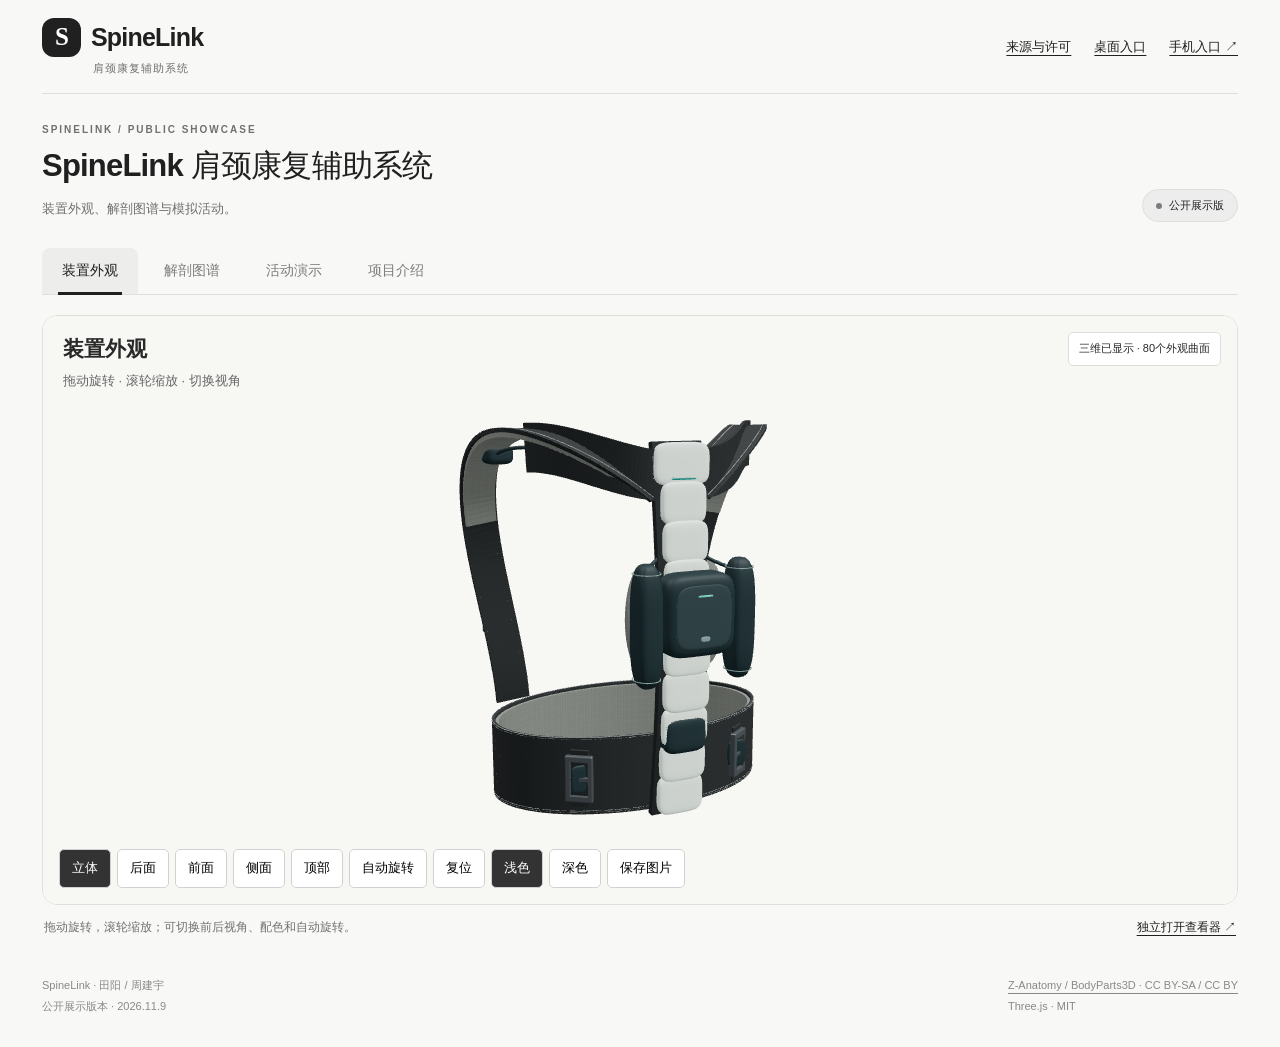
<file: site/index.html>
<!doctype html><html lang="zh-CN"><head><meta charset="utf-8"><meta name="viewport" content="width=device-width,initial-scale=1"><meta name="theme-color" content="#202020"><meta name="description" content="SpineLink肩颈康复辅助系统：产品外观、医学参考解剖与模拟活动演示。"><link rel="icon" href="data:image/svg+xml,%3Csvg xmlns=%27http://www.w3.org/2000/svg%27 viewBox=%270 0 50 50%27%3E%3Crect width=%2750%27 height=%2750%27 rx=%2712%27 fill=%27%23202020%27/%3E%3Ctext x=%2714%27 y=%2736%27 fill=%27white%27 font-size=%2735%27 font-family=%27serif%27%3ES%3C/text%3E%3C/svg%3E"><title>SpineLink 公开演示</title><link rel="stylesheet" href="./app.css?v=20261109.3"></head><body class=""><div class="shell"><header class="top"><a class="brand" data-link="desktop"><span>S</span>SpineLink<small>肩颈康复辅助系统</small></a><nav class="top-links"><a data-link="credits">来源与许可</a><a data-link="desktop">桌面入口</a><a data-link="mobile">手机入口 ↗</a></nav></header><section class="heading"><div><div class="eyebrow">SPINELINK / PUBLIC SHOWCASE</div><h1>SpineLink 肩颈康复辅助系统</h1><p class="intro">装置外观、解剖图谱与模拟活动。</p></div><div class="edition"><i></i>公开展示版</div></section><nav class="tabs" role="tablist" aria-label="演示内容"><button id="tab-exterior" role="tab" aria-controls="panel-exterior" data-tab="exterior">装置外观</button><button id="tab-anatomy" role="tab" aria-controls="panel-anatomy" data-tab="anatomy">解剖图谱</button><button id="tab-activity" role="tab" aria-controls="panel-activity" data-tab="activity">活动演示</button><button id="tab-about" role="tab" aria-controls="panel-about" data-tab="about">项目介绍</button></nav>
<main><section id="panel-exterior" role="tabpanel" aria-labelledby="tab-exterior"><div class="viewer"><iframe title="SpineLink装置外观三维查看器" loading="lazy"></iframe></div><div class="viewer-bar"><span>拖动旋转，滚轮缩放；可切换前后视角、配色和自动旋转。</span><a data-link="exterior" target="_blank" rel="noopener">独立打开查看器 ↗</a></div></section>
<section id="panel-anatomy" role="tabpanel" aria-labelledby="tab-anatomy" hidden><div class="viewer"><iframe title="医学参考解剖与装置图谱" loading="lazy" allow="fullscreen"></iframe></div><div class="viewer-bar"><span>全身与五个局部入口，骨骼、肌肉、筋膜逐层探索。参考解剖与动作示意。</span><a data-link="anatomy" target="_blank" rel="noopener">独立打开图谱 ↗</a></div></section>
<section id="panel-activity" role="tabpanel" aria-labelledby="tab-activity" hidden><div class="activity-layout"><div><article class="card"><div class="eyebrow">ACTIVITY / 模拟活动</div><h2>从一次轻松的往返开始。</h2><p>体验开始、结束与保存的过程。下方曲线和次数来自浏览器生成的模拟动作。</p><span class="tag">SIMULATED · 演示数据</span><div class="readouts"><div><strong id="duration">0:00</strong><small>本段演示时长</small></div><div><strong id="cycles">0</strong><small>模拟往返次数</small></div><div><strong id="phase">0%</strong><small>动作展示相位</small></div></div><canvas class="chart" id="chart" aria-label="模拟动作相位曲线"></canvas><div class="controls"><button class="btn primary" id="start">开始演示</button><button class="btn" id="stop" disabled>结束并保存</button><button class="btn" id="export">导出记录</button></div><p id="activity-status" class="status" role="status">准备好后，点击“开始演示”。</p></article><article class="card" style="margin-top:20px"><div class="eyebrow">YOUR RECORDS / 当前浏览器</div><h2>留下每一段活动。</h2><ul id="records" class="records"></ul><p>演示记录保存在当前浏览器，关闭页面后仍可回来查看。</p></article></div><article class="card"><div class="eyebrow">COMPANION / 康复洋阳</div><h2>一起了解 SpineLink。</h2><p>本地项目问答 · 依据公开介绍回复</p><div class="faq"><button data-question="这个项目是什么？">认识项目</button><button data-question="怎样查看筋膜？">查看筋膜</button><button data-question="我的记录保存在哪里？">记录在哪里</button><button data-question="手机可以看吗？">手机查看</button></div><div class="chat" id="chat" aria-live="polite"></div><form class="ask" id="ask-form"><input id="question" maxlength="300" aria-label="项目问题" placeholder="想了解哪一部分？"><button class="btn primary" type="submit">发送</button></form></article></div></section>
<section id="panel-about" role="tabpanel" aria-labelledby="tab-about" hidden><div class="about-layout"><article class="card about-copy"><div class="eyebrow">ABOUT THE PROJECT</div><h2>围绕肩带动作，连接结构与反馈。</h2><p>SpineLink 是一个融合康复知识、器具设计与软件交互的项目。研究任务逐步聚焦到肩带前伸与回收，将装置外观、动作记录与直观的结构解释组织在一起。</p><p>公开站提供装置外观、参考解剖分层、动作示意和桌面/手机活动演示。完整工程、内部机构与知识产权准备材料由项目组在私有仓库维护。</p><div class="names"><p><strong>田阳 · 周建宇</strong><br>共同提出与推进项目。田阳参与资料调研、康复知识与部分代码；周建宇参与另一部分代码、模型与三维工程表达。</p></div><p><a data-link="mobile">打开手机竖屏演示 ↗</a></p></article><article class="card"><img data-image="hero.png" alt="SpineLink肩颈辅助装置的外观模型"><div class="scope"><h3>三维与解剖</h3><p>公开装置模型为外观展示版本。人体数据来自Z-Anatomy与BodyParts3D，保留原作者署名、来源及许可。图谱表现正常参考结构和动作关系。</p><p><a data-link="credits">查看开放资源与改编说明 ↗</a></p><h3>活动与问答</h3><p>曲线和活动记录采用模拟数据，保存在浏览器。本地项目问答使用公开条目；完整平台的设备及外部模型接口保留在私有工程。</p></div></article></div></section></main><footer><div>SpineLink · 田阳 / 周建宇<br>公开展示版本 · 2026.11.9</div><div><a data-link="credits">Z-Anatomy / BodyParts3D · CC BY-SA / CC BY</a><br>Three.js · MIT</div></footer></div><script type="module" src="./app.js?v=20261109.3"></script></body></html>
</file>
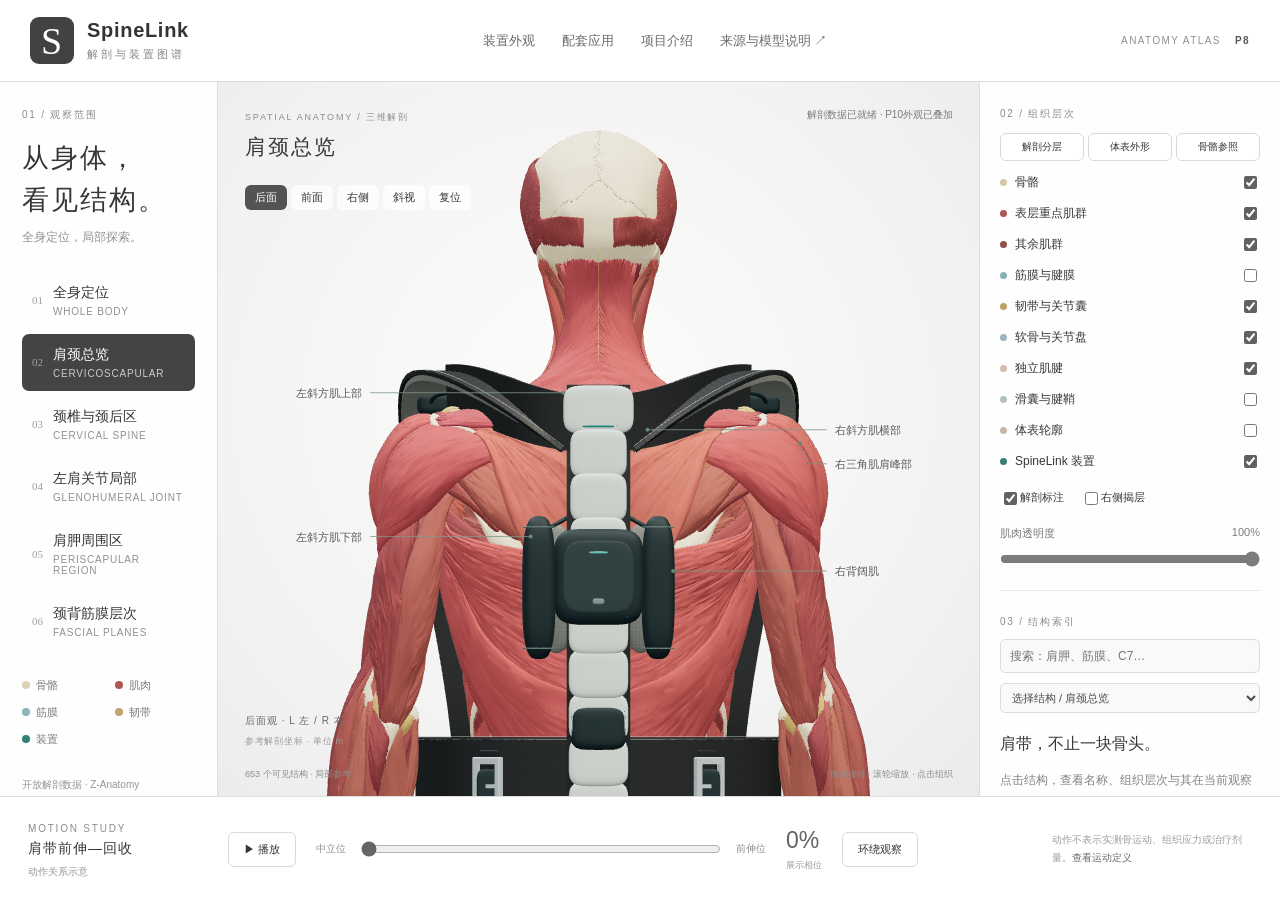
<file: site/anatomy/index.html>
<!doctype html>
<html lang="zh-CN">
<head><meta charset="utf-8"><meta name="viewport" content="width=device-width,initial-scale=1"><meta name="theme-color" content="#152f34"><link rel="icon" href="data:image/svg+xml,%3Csvg xmlns=%27http://www.w3.org/2000/svg%27/%3E"><title>SpineLink · 解剖与装置图谱</title><link rel="stylesheet" href="atlas.css?v=20261109.2"><script type="importmap">{"imports":{"three":"../vendor/three.module.js"}}</script></head>
<body>
<header class="top"><a class="brand" href="../mobile/index.html"><b>S<span>·</span></b><div>SpineLink<small>解剖与装置图谱</small></div></a><nav><a href="../index.html#exterior" target="_top">装置外观</a><a href="../mobile/index.html">配套应用</a><a href="../index.html#about" target="_top">项目介绍</a><a href="来源与模型说明.html">来源与模型说明 ↗</a></nav><span class="edition">ANATOMY ATLAS <b>P8</b></span></header>
<main class="workspace">
<aside class="regions"><div class="section-label">01 / 观察范围</div><h1>从身体，<br>看见结构。</h1><p class="quiet intro">全身定位，局部探索。</p><div id="regions"></div><div class="mini-legend"><span><i style="background:#ddd1b7"></i>骨骼</span><span><i style="background:#ae5653"></i>肌肉</span><span><i style="background:#8db3ba"></i>筋膜</span><span><i style="background:#c4a467"></i>韧带</span><span><i style="background:#2e8276"></i>装置</span></div><div class="source-note">开放解剖数据 · Z-Anatomy<br>CC BY-SA 4.0<br><a href="来源与模型说明.html">查看署名与改编记录</a></div></aside>
<section id="stage"><div class="stage-heading"><div><span class="section-label">SPATIAL ANATOMY / 三维解剖</span><h2 id="viewTitle">肩颈总览</h2></div><span id="loadState" role="status">正在准备解剖图谱…</span></div><div id="canvasHost"></div><div id="labels" aria-hidden="true"></div><div class="camera-tools" aria-label="视角"><button data-view="back" class="active">后面</button><button data-view="front">前面</button><button data-view="right">右侧</button><button data-view="oblique">斜视</button><button id="reset">复位</button></div><div class="orientation"><span id="orientationText">后面观 · R 右 / L 左</span><small>参考解剖坐标 · 单位 m</small></div><div class="stage-footer"><span id="meshCount">载入中</span><span>拖动旋转 · 滚轮缩放 · 点击组织</span></div><div id="error" role="alert" hidden></div></section>
<aside class="inspector"><div class="section-label">02 / 组织层次</div><div class="display-modes"><button data-mode="anatomy">解剖分层</button><button data-mode="surface">体表外形</button><button data-mode="skeleton">骨骼参照</button></div><div id="layers"></div><div class="inline-options"><label><input id="labelsOn" type="checkbox" checked>解剖标注</label><label><input id="compare" type="checkbox">右侧揭层</label></div><label class="range-label">肌肉透明度 <b id="opacityValue">100%</b><input id="opacity" type="range" min="15" max="100" value="100"></label><hr><div class="section-label">03 / 结构索引</div><input id="search" type="search" placeholder="搜索：肩胛、筋膜、C7…" aria-label="搜索解剖结构"><select id="structure" aria-label="选择解剖结构"><option value="">选择结构</option></select><div id="selection" class="selection"><h3>肩带，不止一块骨头。</h3><p>点击结构，查看名称、组织层次与其在当前观察部位中的关系。</p></div><div class="actions"><button id="focus">聚焦所选</button><button id="isolate">单独查看</button><button id="restore">恢复组织</button></div><hr><div id="regionInfo"></div><details><summary>装置位置与配准</summary><p>叠加P10锁定外观的80个曲面。以双侧锁骨上缘与肩带节点高度为参考进行名义位置调整；两套模型并非同一受试者测得，未做个体配准或接触验证。</p><label class="range-label">前后微调 / mm <input id="deviceY" type="range" min="-40" max="80" value="0"></label><label class="range-label">上下微调 / mm <input id="deviceZ" type="range" min="-60" max="60" value="0"></label><label class="range-label">整机比例 / % <input id="deviceScale" type="range" min="85" max="115" value="100"></label></details><button id="exportImage" class="export">保存当前示意图 PNG ↗</button></aside>
<section class="motion"><div class="motion-title"><span class="section-label">MOTION STUDY</span><strong>肩带前伸—回收</strong><small>动作关系示意</small></div><button id="play" aria-label="播放肩带动作">▶ 播放</button><label class="phase-label">中立位<input id="phase" type="range" min="0" max="100" value="0" aria-label="肩带动作相位">前伸位</label><div class="motion-readout"><b id="phaseValue">0%</b><small>展示相位</small></div><button id="turntable">环绕观察</button><p>动作不表示实测骨运动、组织应力或治疗剂量。<a href="来源与模型说明.html#motion">查看运动定义</a></p></section>
</main><script type="module" src="atlas.js?v=20261109.2"></script></body></html>
</file>
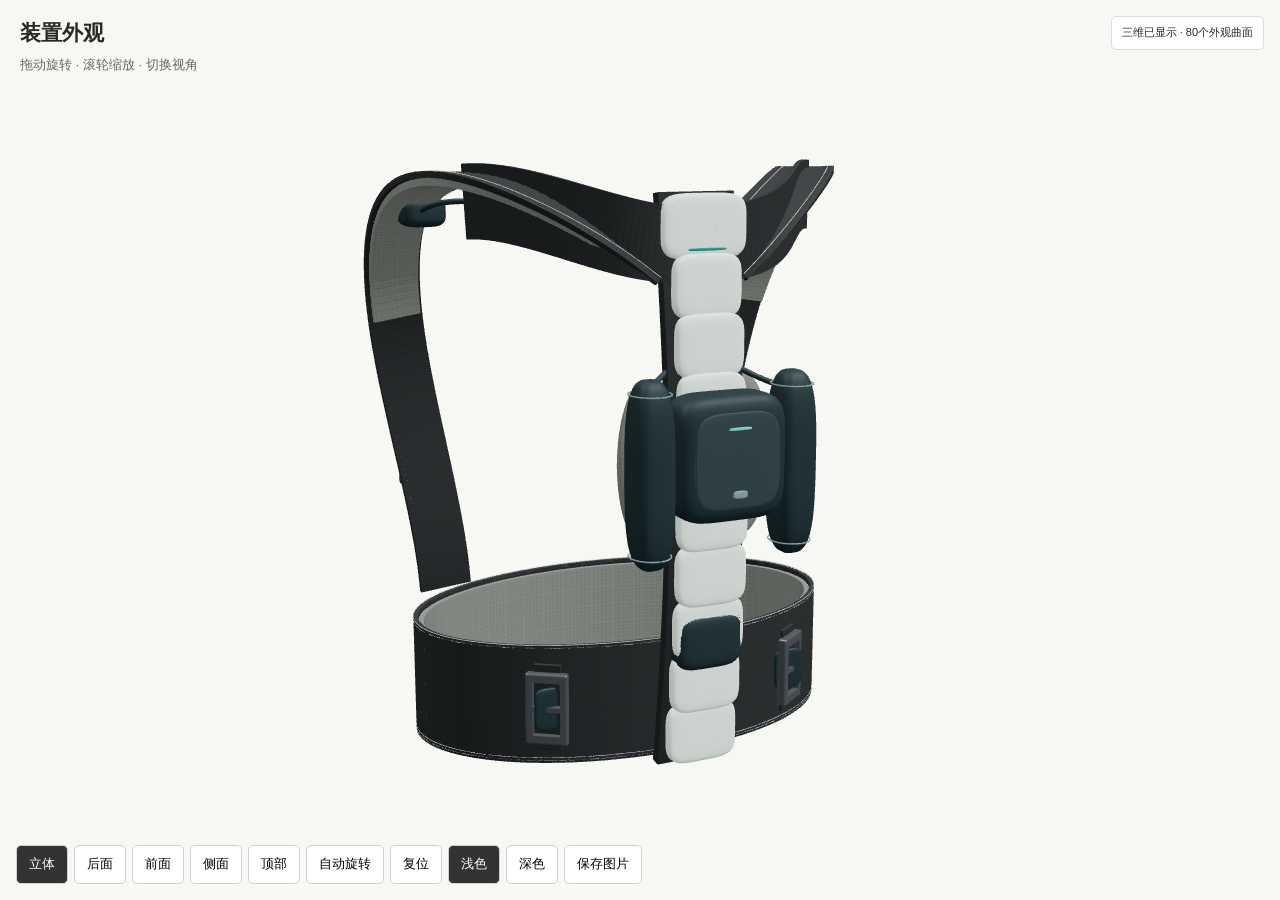
<file: site/exterior/index.html>
<!doctype html><html lang="zh-CN"><head><meta charset="utf-8"><meta name="viewport" content="width=device-width,initial-scale=1"><title>SpineLink 装置外观</title><link rel="icon" href="data:,"><script type="importmap">{"imports":{"three":"../vendor/three.module.js"}}</script><style>*{box-sizing:border-box}html,body{height:100%;margin:0;overflow:hidden}body{background:#f7f7f4;color:#292929;font:13px/1.6 "Segoe UI","Microsoft YaHei",sans-serif}#stage{position:absolute;inset:0;overflow:hidden}canvas{position:absolute;inset:0;width:100%;height:100%;display:block;touch-action:none}#poster{position:absolute;inset:0;width:100%;height:100%;object-fit:contain;background:#f7f7f4}body[data-mode="3d"] #poster{display:none}.tools{position:absolute;left:16px;right:16px;bottom:16px;display:flex;flex-wrap:wrap;gap:6px}button{font:inherit;border:1px solid #d1d1d1;background:#fffffff0;padding:8px 12px;border-radius:5px;cursor:pointer}button.active,button.on{background:#333;color:white}button:disabled{opacity:.4;cursor:default}aside{position:absolute;top:16px;left:20px;max-width:440px;pointer-events:none}h2{font-size:21px;margin:0 0 5px}p{margin:0;color:#666}.load-panel{position:absolute;top:90px;left:20px;right:20px;display:flex;align-items:center;gap:10px;flex-wrap:wrap;pointer-events:none}.load-panel span{background:#fffffff0;border:1px solid #ddd;border-radius:5px;padding:7px 10px;max-width:100%}.load-panel button{pointer-events:auto}body[data-mode="3d"] .load-panel{top:16px;left:auto;right:16px;font-size:11px}#retry[hidden]{display:none}@media(max-width:560px){aside{left:14px;top:13px;right:14px}h2{font-size:18px}.load-panel{left:14px;right:14px;top:83px}.tools{left:10px;right:10px;bottom:10px;gap:4px}button{padding:7px 9px;font-size:11px}body[data-mode="3d"] .load-panel{top:76px;left:14px;right:14px}}</style></head><body data-mode="poster"><div id="stage" aria-label="SpineLink外观查看区"></div><img id="poster" src="../images/hero.png" alt="SpineLink装置外观图片，三维模型准备好后切换为交互显示"><aside><h2 id="title">装置外观</h2><p id="detail">外观图片可直接查看；三维准备完成后可拖动旋转。</p></aside><div class="load-panel"><span id="load-status" role="status" aria-live="polite">正在准备三维 · 先显示外观图片</span><button id="retry" hidden>重新加载三维</button></div><div class="tools"><button data-view="hero" class="active">立体</button><button data-view="rear">后面</button><button data-view="front">前面</button><button data-view="side">侧面</button><button data-view="top">顶部</button><button id="rotate" disabled>自动旋转</button><button id="reset">复位</button><button id="sage" class="on" disabled>浅色</button><button id="graphite" disabled>深色</button><button id="save">保存图片</button></div><noscript><p>JavaScript未启用，当前显示装置外观图片。</p></noscript><script src="bootstrap.js?v=20261109.3"></script></body></html>
</file>
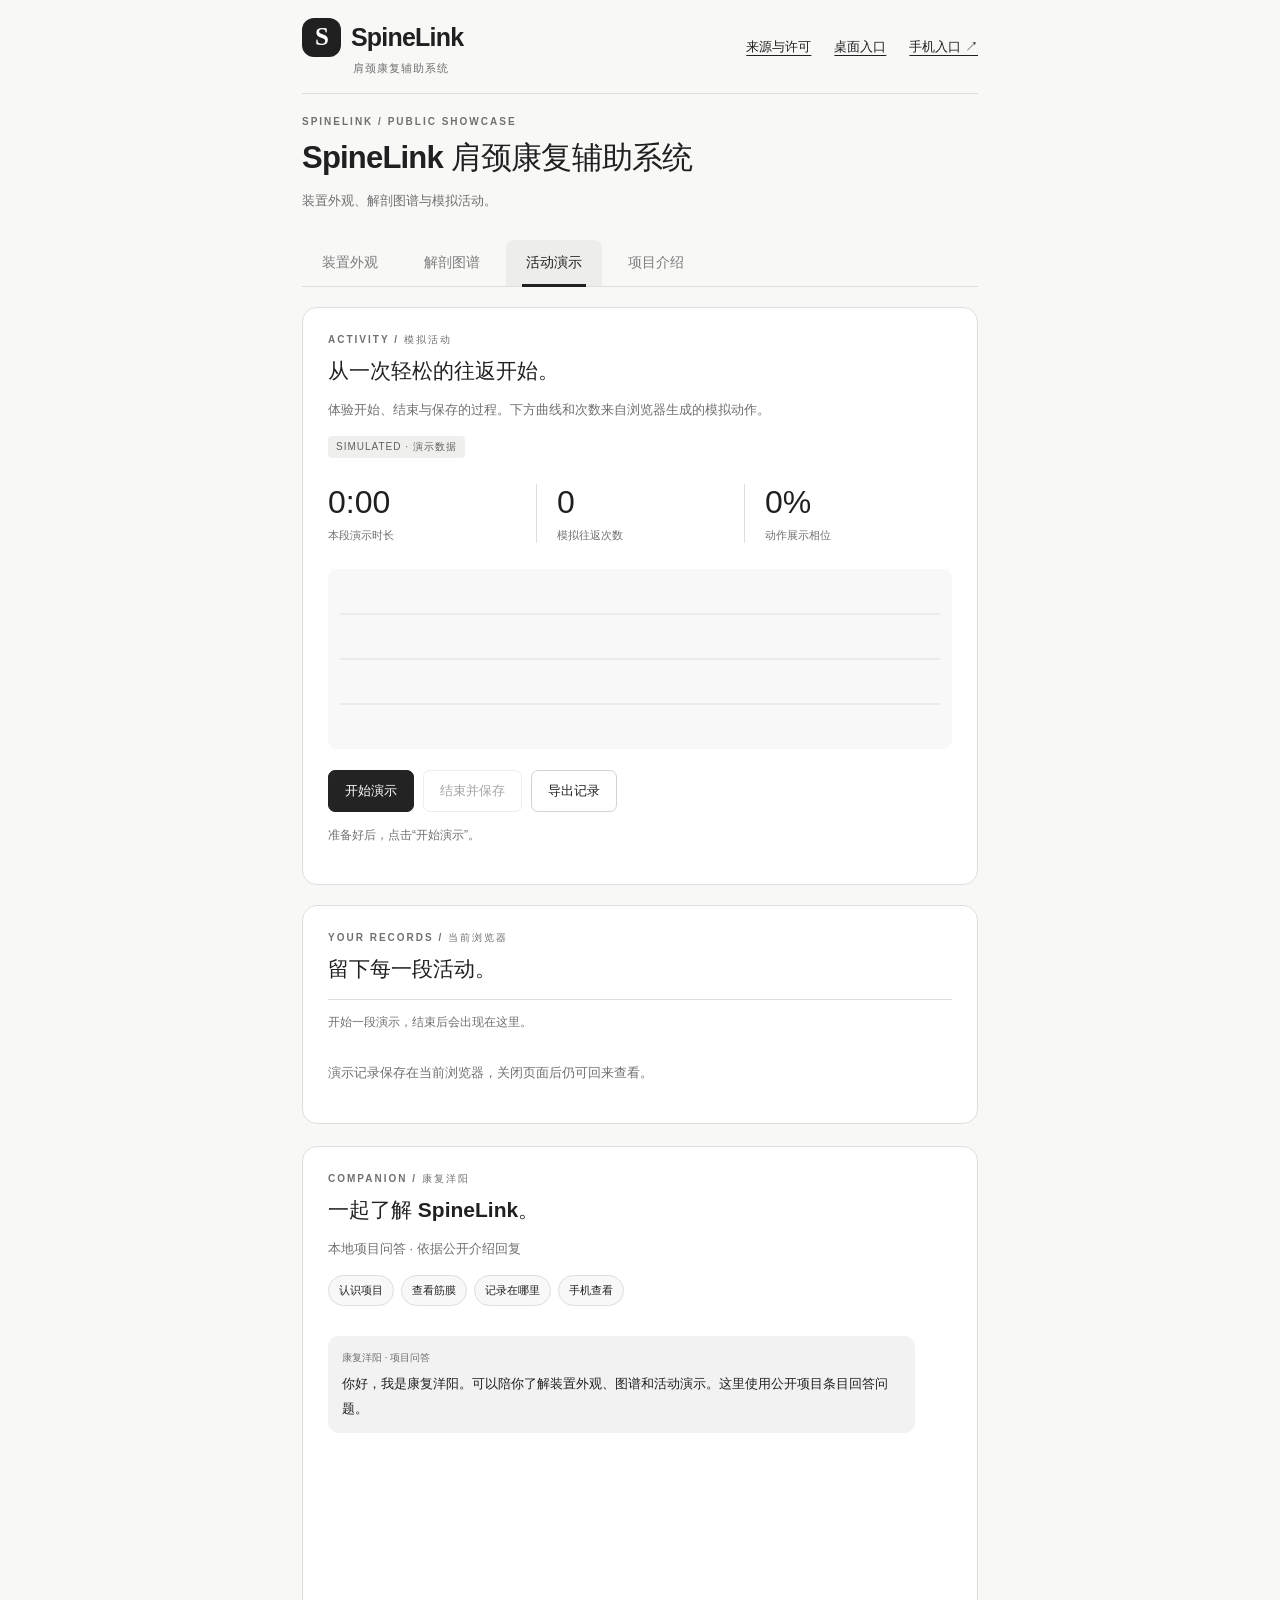
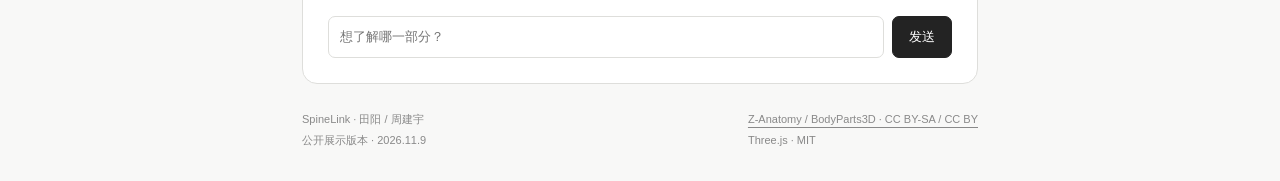
<file: site/mobile/index.html>
<!doctype html><html lang="zh-CN"><head><meta charset="utf-8"><meta name="viewport" content="width=device-width,initial-scale=1"><meta name="theme-color" content="#202020"><meta name="description" content="SpineLink肩颈康复辅助系统：产品外观、医学参考解剖与模拟活动演示。"><link rel="icon" href="data:image/svg+xml,%3Csvg xmlns=%27http://www.w3.org/2000/svg%27 viewBox=%270 0 50 50%27%3E%3Crect width=%2750%27 height=%2750%27 rx=%2712%27 fill=%27%23202020%27/%3E%3Ctext x=%2714%27 y=%2736%27 fill=%27white%27 font-size=%2735%27 font-family=%27serif%27%3ES%3C/text%3E%3C/svg%3E"><title>SpineLink 公开演示</title><link rel="stylesheet" href="../app.css?v=20261109.3"></head><body class="mobile"><div class="shell"><header class="top"><a class="brand" data-link="desktop"><span>S</span>SpineLink<small>肩颈康复辅助系统</small></a><nav class="top-links"><a data-link="credits">来源与许可</a><a data-link="desktop">桌面入口</a><a data-link="mobile">手机入口 ↗</a></nav></header><section class="heading"><div><div class="eyebrow">SPINELINK / PUBLIC SHOWCASE</div><h1>SpineLink 肩颈康复辅助系统</h1><p class="intro">装置外观、解剖图谱与模拟活动。</p></div><div class="edition"><i></i>公开展示版</div></section><nav class="tabs" role="tablist" aria-label="演示内容"><button id="tab-exterior" role="tab" aria-controls="panel-exterior" data-tab="exterior">装置外观</button><button id="tab-anatomy" role="tab" aria-controls="panel-anatomy" data-tab="anatomy">解剖图谱</button><button id="tab-activity" role="tab" aria-controls="panel-activity" data-tab="activity">活动演示</button><button id="tab-about" role="tab" aria-controls="panel-about" data-tab="about">项目介绍</button></nav>
<main><section id="panel-exterior" role="tabpanel" aria-labelledby="tab-exterior"><div class="viewer"><iframe title="SpineLink装置外观三维查看器" loading="lazy"></iframe></div><div class="viewer-bar"><span>拖动旋转，滚轮缩放；可切换前后视角、配色和自动旋转。</span><a data-link="exterior" target="_blank" rel="noopener">独立打开查看器 ↗</a></div></section>
<section id="panel-anatomy" role="tabpanel" aria-labelledby="tab-anatomy" hidden><div class="viewer"><iframe title="医学参考解剖与装置图谱" loading="lazy" allow="fullscreen"></iframe></div><div class="viewer-bar"><span>全身与五个局部入口，骨骼、肌肉、筋膜逐层探索。参考解剖与动作示意。</span><a data-link="anatomy" target="_blank" rel="noopener">独立打开图谱 ↗</a></div></section>
<section id="panel-activity" role="tabpanel" aria-labelledby="tab-activity" hidden><div class="activity-layout"><div><article class="card"><div class="eyebrow">ACTIVITY / 模拟活动</div><h2>从一次轻松的往返开始。</h2><p>体验开始、结束与保存的过程。下方曲线和次数来自浏览器生成的模拟动作。</p><span class="tag">SIMULATED · 演示数据</span><div class="readouts"><div><strong id="duration">0:00</strong><small>本段演示时长</small></div><div><strong id="cycles">0</strong><small>模拟往返次数</small></div><div><strong id="phase">0%</strong><small>动作展示相位</small></div></div><canvas class="chart" id="chart" aria-label="模拟动作相位曲线"></canvas><div class="controls"><button class="btn primary" id="start">开始演示</button><button class="btn" id="stop" disabled>结束并保存</button><button class="btn" id="export">导出记录</button></div><p id="activity-status" class="status" role="status">准备好后，点击“开始演示”。</p></article><article class="card" style="margin-top:20px"><div class="eyebrow">YOUR RECORDS / 当前浏览器</div><h2>留下每一段活动。</h2><ul id="records" class="records"></ul><p>演示记录保存在当前浏览器，关闭页面后仍可回来查看。</p></article></div><article class="card"><div class="eyebrow">COMPANION / 康复洋阳</div><h2>一起了解 SpineLink。</h2><p>本地项目问答 · 依据公开介绍回复</p><div class="faq"><button data-question="这个项目是什么？">认识项目</button><button data-question="怎样查看筋膜？">查看筋膜</button><button data-question="我的记录保存在哪里？">记录在哪里</button><button data-question="手机可以看吗？">手机查看</button></div><div class="chat" id="chat" aria-live="polite"></div><form class="ask" id="ask-form"><input id="question" maxlength="300" aria-label="项目问题" placeholder="想了解哪一部分？"><button class="btn primary" type="submit">发送</button></form></article></div></section>
<section id="panel-about" role="tabpanel" aria-labelledby="tab-about" hidden><div class="about-layout"><article class="card about-copy"><div class="eyebrow">ABOUT THE PROJECT</div><h2>围绕肩带动作，连接结构与反馈。</h2><p>SpineLink 是一个融合康复知识、器具设计与软件交互的项目。研究任务逐步聚焦到肩带前伸与回收，将装置外观、动作记录与直观的结构解释组织在一起。</p><p>公开站提供装置外观、参考解剖分层、动作示意和桌面/手机活动演示。完整工程、内部机构与知识产权准备材料由项目组在私有仓库维护。</p><div class="names"><p><strong>田阳 · 周建宇</strong><br>共同提出与推进项目。田阳参与资料调研、康复知识与部分代码；周建宇参与另一部分代码、模型与三维工程表达。</p></div><p><a data-link="mobile">打开手机竖屏演示 ↗</a></p></article><article class="card"><img data-image="hero.png" alt="SpineLink肩颈辅助装置的外观模型"><div class="scope"><h3>三维与解剖</h3><p>公开装置模型为外观展示版本。人体数据来自Z-Anatomy与BodyParts3D，保留原作者署名、来源及许可。图谱表现正常参考结构和动作关系。</p><p><a data-link="credits">查看开放资源与改编说明 ↗</a></p><h3>活动与问答</h3><p>曲线和活动记录采用模拟数据，保存在浏览器。本地项目问答使用公开条目；完整平台的设备及外部模型接口保留在私有工程。</p></div></article></div></section></main><footer><div>SpineLink · 田阳 / 周建宇<br>公开展示版本 · 2026.11.9</div><div><a data-link="credits">Z-Anatomy / BodyParts3D · CC BY-SA / CC BY</a><br>Three.js · MIT</div></footer></div><script type="module" src="../app.js?v=20261109.3"></script></body></html>
</file>
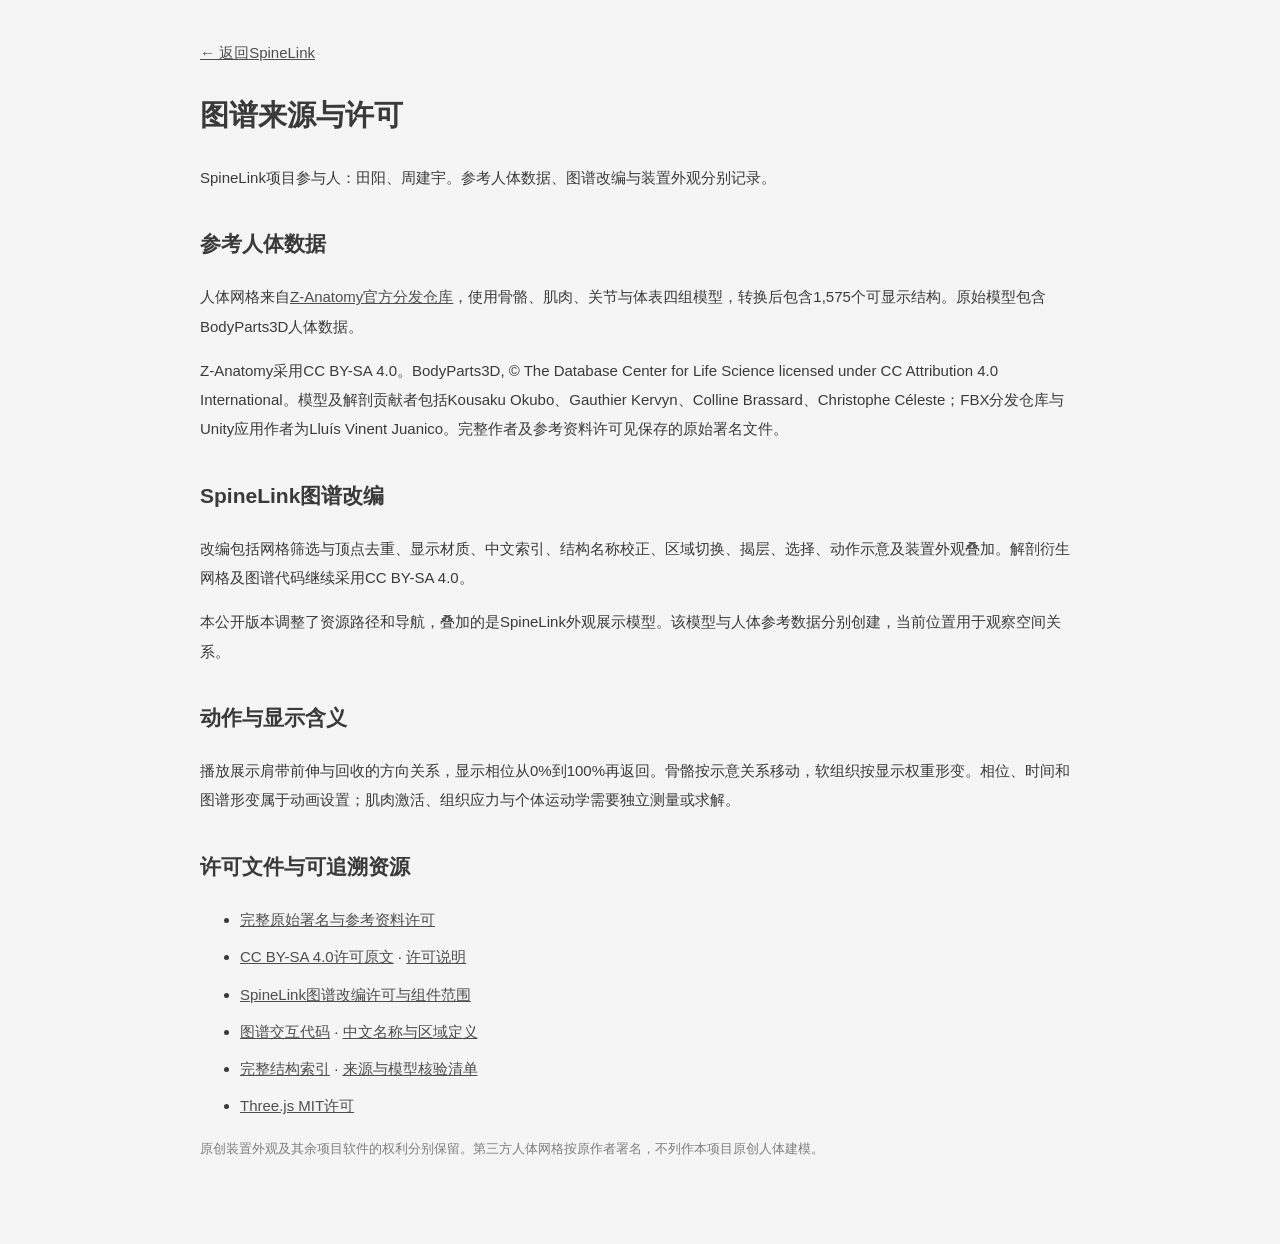
<file: site/anatomy/来源与模型说明.html>
<!doctype html><html lang="zh-CN"><head><meta charset="utf-8"><meta name="viewport" content="width=device-width,initial-scale=1"><title>SpineLink 图谱来源与许可</title><style>body{margin:0;background:#f5f5f5;color:#3a3a3a;font:15px/1.95 "Microsoft YaHei",sans-serif}main{max-width:880px;margin:auto;padding:38px 25px 70px}h1{font-size:29px;font-weight:600}h2{font-size:21px;margin-top:32px}a{color:#4e4e4e;overflow-wrap:anywhere}li{margin:8px 0}.muted{color:#7e7e7e;font-size:13px}</style></head><body><main><a href="../index.html#anatomy" target="_top">← 返回SpineLink</a><h1>图谱来源与许可</h1><p>SpineLink项目参与人：田阳、周建宇。参考人体数据、图谱改编与装置外观分别记录。</p><h2>参考人体数据</h2><p>人体网格来自<a href="https://github.com/LluisV/Z-Anatomy/tree/PC-Version/Resources/Models/FBX">Z-Anatomy官方分发仓库</a>，使用骨骼、肌肉、关节与体表四组模型，转换后包含1,575个可显示结构。原始模型包含BodyParts3D人体数据。</p><p>Z-Anatomy采用CC BY-SA 4.0。BodyParts3D, © The Database Center for Life Science licensed under CC Attribution 4.0 International。模型及解剖贡献者包括Kousaku Okubo、Gauthier Kervyn、Colline Brassard、Christophe Céleste；FBX分发仓库与Unity应用作者为Lluís Vinent Juanico。完整作者及参考资料许可见保存的原始署名文件。</p><h2>SpineLink图谱改编</h2><p>改编包括网格筛选与顶点去重、显示材质、中文索引、结构名称校正、区域切换、揭层、选择、动作示意及装置外观叠加。解剖衍生网格及图谱代码继续采用CC BY-SA 4.0。</p><p>本公开版本调整了资源路径和导航，叠加的是SpineLink外观展示模型。该模型与人体参考数据分别创建，当前位置用于观察空间关系。</p><h2 id="motion">动作与显示含义</h2><p>播放展示肩带前伸与回收的方向关系，显示相位从0%到100%再返回。骨骼按示意关系移动，软组织按显示权重形变。相位、时间和图谱形变属于动画设置；肌肉激活、组织应力与个体运动学需要独立测量或求解。</p><h2>许可文件与可追溯资源</h2><ul><li><a href="licenses/Z-Anatomy_完整署名.txt">完整原始署名与参考资料许可</a></li><li><a href="licenses/Z-Anatomy_CC-BY-SA-4.0.txt">CC BY-SA 4.0许可原文</a> · <a href="https://creativecommons.org/licenses/by-sa/4.0/">许可说明</a></li><li><a href="licenses/SpineLink_P8_图谱改编许可.txt">SpineLink图谱改编许可与组件范围</a></li><li><a href="atlas.js?v=20261109.2">图谱交互代码</a> · <a href="anatomy-data.js?v=20261109.2">中文名称与区域定义</a></li><li><a href="assets/anatomy_inventory.json">完整结构索引</a> · <a href="provenance.json">来源与模型核验清单</a></li><li><a href="../vendor/THREE-LICENSE.txt">Three.js MIT许可</a></li></ul><p class="muted">原创装置外观及其余项目软件的权利分别保留。第三方人体网格按原作者署名，不列作本项目原创人体建模。</p></main></body></html>
</file>
<file: site/app.css>
:root{font-family:"Segoe UI","Microsoft YaHei","PingFang SC",sans-serif;color:#363636;background:#f5f5f5;font-synthesis:none;--green:#4b4b4b;--muted:#7e7e7e;--line:#e2e2e2}*{box-sizing:border-box}body{margin:0}button,input{font:inherit}button,a{touch-action:manipulation}button{cursor:pointer}a{color:var(--green);text-underline-offset:4px}button:focus-visible,a:focus-visible,input:focus-visible{outline:3px solid #9d9d9d;outline-offset:3px}[hidden]{display:none!important}.shell{max-width:1560px;margin:auto;padding:0 42px}.top{height:94px;display:flex;align-items:center;justify-content:space-between;border-bottom:1px solid var(--line);gap:15px}.brand{font-size:25px;font-weight:750;text-decoration:none;letter-spacing:-.8px}.brand span{display:inline-grid;place-items:center;background:var(--green);color:#ffffff;width:39px;height:39px;border-radius:12px;margin-right:10px;font-family:Georgia,serif}.top small{font-size:11px;font-weight:500;letter-spacing:1px;color:var(--muted);display:block;margin-left:51px;margin-top:4px}.top-links{display:flex;gap:23px;font-size:13px}.heading{display:flex;align-items:end;justify-content:space-between;gap:25px;padding:30px 0 23px}.eyebrow{font-size:10px;letter-spacing:2px;color:var(--muted);font-weight:600}h1{font-size:31px;font-weight:600;line-height:1.4;letter-spacing:-.8px;margin:9px 0 10px}.intro{margin:0;color:var(--muted);font-size:13px;line-height:1.9}.edition{font-size:11px;border:1px solid var(--line);border-radius:30px;padding:8px 13px;white-space:nowrap;background:#ededed}.edition i{display:inline-block;background:#7c7c7c;width:6px;height:6px;border-radius:50%;margin-right:7px}.tabs{display:flex;gap:6px;margin:3px 0 20px;border-bottom:1px solid var(--line)}.tabs button{border:0;border-radius:8px 8px 0 0;background:transparent;color:#7d7d7d;padding:14px 20px;font-size:14px;position:relative}.tabs button[aria-selected=true]{color:#3f3f3f;background:#eaeaea}.tabs button[aria-selected=true]:after{content:"";height:3px;background:var(--green);position:absolute;bottom:-1px;left:16px;right:16px}.viewer{height:calc(100svh - 310px);min-height:540px;position:relative;background:#ebebeb;border:1px solid var(--line);border-radius:15px;overflow:hidden}.viewer iframe{width:100%;height:100%;border:0;display:block}.viewer-bar{display:flex;align-items:center;justify-content:space-between;gap:15px;font-size:12px;color:var(--muted);padding:14px 2px}.viewer-bar a{white-space:nowrap}.activity-layout{display:grid;grid-template-columns:1.5fr 1fr;gap:22px}.card{background:#ffffff;border:1px solid var(--line);border-radius:15px;padding:25px}.card h2{font-size:21px;margin:10px 0 12px;font-weight:600}.card p{color:var(--muted);line-height:1.9;font-size:13px}.tag{font-size:10px;letter-spacing:1px;color:#707070;background:#ececec;padding:4px 8px;border-radius:4px;display:inline-block}.readouts{display:grid;grid-template-columns:repeat(3,1fr);margin:26px 0}.readouts strong{font-weight:500;font-size:32px;display:block;font-variant-numeric:tabular-nums}.readouts small{display:block;color:var(--muted);font-size:11px;margin-top:7px}.readouts>div+div{border-left:1px solid var(--line);padding-left:20px}.chart{display:block;width:100%;height:180px;background:#f8f8f8;border-radius:9px}.controls{display:flex;flex-wrap:wrap;gap:9px;margin:21px 0 7px}.btn{border:1px solid #d3d3d3;border-radius:7px;background:white;color:var(--green);padding:11px 16px;cursor:pointer;font-size:13px;text-decoration:none}.btn.primary{background:var(--green);color:#ffffff;border-color:var(--green)}.btn:disabled{opacity:.4;cursor:default}.status{font-size:12px!important;min-height:20px}.records{padding:0;list-style:none}.records li{display:flex;justify-content:space-between;border-top:1px solid var(--line);padding:14px 0;font-size:12px;gap:15px}.empty{padding:20px 0;color:var(--muted);font-size:13px}.faq{display:flex;gap:7px;flex-wrap:wrap}.faq button{border:1px solid var(--line);background:#f8f8f8;color:var(--green);border-radius:20px;padding:7px 10px;font-size:11px}.chat{height:270px;overflow:auto;margin:20px 0;padding-right:6px}.message{font-size:13px;line-height:1.9;background:#f2f2f2;padding:12px 14px;border-radius:11px;margin:10px 0;max-width:95%;white-space:pre-line}.message.user{background:#e5e5e5;margin-left:auto}.message small{display:block;font-size:10px;color:var(--muted);margin-bottom:5px}.ask{display:flex;gap:8px}.ask input{min-width:0;flex:1;border:1px solid var(--line);border-radius:7px;padding:11px;font-size:13px}.about-layout{display:grid;grid-template-columns:1fr 1fr;gap:22px}.about-layout img{width:100%;height:310px;object-fit:contain;background:#ebebeb;border-radius:10px}.about-copy p{font-size:14px;line-height:2}.names{border-top:1px solid var(--line);padding-top:15px}.scope{font-size:12px;color:var(--muted);margin-top:25px}.scope p{line-height:1.9}footer{font-size:11px;color:#898989;line-height:1.9;padding:25px 0 30px;display:flex;justify-content:space-between;gap:20px}footer a{color:inherit}.mobile .heading{padding-top:22px}.mobile .edition{display:none}.mobile .activity-layout{grid-template-columns:1fr}.mobile .shell{max-width:760px}@media(max-width:900px){.shell{padding:0 22px}.activity-layout,.about-layout{grid-template-columns:1fr}.top-links{gap:14px}.viewer{height:680px;min-height:0}h1{font-size:27px}.heading{align-items:start}.edition{display:none}.top{height:85px}.about-layout img{height:270px}}@media(max-width:540px){.shell{padding:0 16px}.top-links a:first-child{display:none}.top{height:78px}.brand{font-size:23px}.brand span{width:33px;height:33px;margin-right:7px;border-radius:10px}.top small{margin-left:40px;font-size:9px}.heading{padding:22px 0 15px}h1{font-size:25px}.intro{font-size:12px}.tabs{gap:0;justify-content:space-between;margin-bottom:16px}.tabs button{padding:13px 10px;font-size:12px}.viewer{height:640px}.viewer-bar{font-size:11px;align-items:start;line-height:1.7}.card{padding:20px}.readouts strong{font-size:29px}.readouts>div+div{padding-left:12px}.readouts small{font-size:10px}.card h2{font-size:20px}.controls .btn{flex:1}.chat{height:235px}.chart{height:150px}.activity-layout,.about-layout{gap:15px}footer{display:block;font-size:10px}.top-links{font-size:12px}.about-layout img{height:220px}}
@media(max-width:540px){.controls .btn{padding:11px 8px;font-size:12px;white-space:nowrap}}

/* Palette aligned with the current P17/P19 platform release.css. */
:root{color:#202020;background:#f8f8f7;--green:#202020;--muted:#707070;--line:#dededb}.btn.primary{background:#232323;border-color:#232323}.brand span{background:#202020}.tabs button[aria-selected=true]{background:#ededeb;color:#202020}.viewer{background:#f7f7f4}.card{border-color:#dededb}.tag{background:#efefed;color:#626262}button:focus-visible,a:focus-visible,input:focus-visible{outline-color:#424242}.about-layout img{filter:grayscale(1)}
</file>
<file: site/anatomy/atlas.css>
@charset "utf-8";
:root{font-family:"Microsoft YaHei","PingFang SC",sans-serif;color:#373737;background:#ededed;font-size:14px;font-synthesis:none}*{box-sizing:border-box}body{margin:0}a{color:#6b6b6b;text-decoration:none}a:hover{text-decoration:underline}button,input,select{font:inherit}button{cursor:pointer;background:#ffffff;border:1px solid #d9d9d9;border-radius:6px;padding:8px 12px;color:inherit}button:hover{border-color:#8f8f8f;background:#f3f3f3}button.active,button[aria-pressed=true]{background:#444444;color:#ffffff;border-color:#444444}button:disabled{opacity:.45;cursor:default}button:focus-visible,a:focus-visible,input:focus-visible,select:focus-visible{outline:3px solid #a1a1a1;outline-offset:3px}.top{height:82px;padding:0 30px;background:#ffffff;display:flex;align-items:center;justify-content:space-between;border-bottom:1px solid #dcdcdc;gap:20px}.brand{display:flex;gap:13px;align-items:center;color:#343434;font-size:20px;font-weight:600;letter-spacing:.7px}.brand>b{display:grid;place-items:center;background:#424242;color:#ffffff;font:38px Georgia;border-radius:9px;width:44px;height:47px}.brand>b span{display:none}.brand small{display:block;font-size:11px;font-weight:400;letter-spacing:3px;color:#838383;margin-top:5px}.top nav{display:flex;gap:27px;font-size:13px}.edition{letter-spacing:1.4px;font-size:10px;color:#909090}.edition b{color:#585858;padding-left:10px}.workspace{display:grid;grid-template-columns:217px minmax(350px,1fr) 300px;grid-template-rows:minmax(540px,calc(100vh - 186px)) 104px;gap:1px;background:#dedede}.regions,.inspector{background:#fdfefd;padding:25px 22px;overflow:auto}.section-label{font:10px/1.5 "Microsoft YaHei",sans-serif;letter-spacing:1.8px;color:#8c8c8c;text-transform:uppercase}.regions h1{font-size:27px;line-height:1.55;letter-spacing:2px;font-weight:500;margin:16px 0 7px}.quiet{color:#919191}.intro{font-size:12px;margin:0 0 26px}.region-button{border:0;border-radius:7px;text-align:left;display:flex;gap:10px;align-items:center;width:100%;padding:12px 10px;margin:5px 0;background:transparent}.region-button span{font:11px Georgia;color:#9f9f9f}.region-button b{font-weight:500;display:block}.region-button small{display:block;font-size:10px;letter-spacing:.8px;color:#919191;margin-top:4px}.region-button.active small{color:#cccccc}.mini-legend{display:grid;grid-template-columns:1fr 1fr;gap:12px;font-size:11px;margin:28px 0;color:#7a7a7a}.mini-legend i{display:inline-block;width:8px;height:8px;border-radius:50%;margin-right:6px}.source-note{font-size:10px;line-height:1.9;color:#959595}.source-note a{color:#828282}.inspector{padding:24px 20px;scrollbar-width:thin}.layer-row{display:flex;align-items:center;justify-content:space-between;margin-top:12px;font-size:12px}.layer-row input{accent-color:#616161}.layer-row span{display:flex;align-items:center;gap:8px}.layer-row i{height:7px;width:7px;border-radius:50%}.layer-row small{font-size:10px;color:#999999}.inline-options{display:flex;gap:17px;font-size:11px;margin:18px 0}.inline-options input{vertical-align:middle;accent-color:#616161}.range-label{display:block;font-size:11px;color:#7b7b7b;margin:12px 0}.range-label b{float:right;font-weight:400}.range-label input{display:block;width:100%;accent-color:#7c7c7c;margin:10px 0}hr{border:0;border-top:1px solid #e6e6e6;margin:23px 0}#search,#structure{width:100%;border:1px solid #dddddd;border-radius:5px;background:#f7faf8;font-size:12px;padding:9px;margin:10px 0 0;color:#4b4b4b}#structure{padding:7px;font-size:11px}.selection h3,#regionInfo h3{font-size:16px;font-weight:500;line-height:1.6;margin:18px 0 5px}.selection p,#regionInfo p,details p{font-size:12px;line-height:1.9;color:#838383}.selection .latin{font:italic 12px/1.5 Georgia;color:#949494;overflow-wrap:anywhere}.selection .badge{display:inline-block;border:1px solid #e1e1e1;padding:3px 7px;font-size:10px;color:#828282;margin-top:8px}.actions{display:flex;flex-wrap:wrap;gap:6px}.actions button{font-size:11px;padding:6px 9px}details{font-size:11px;color:#737373;margin:20px 0;line-height:1.8}summary{cursor:pointer}.export{width:100%;background:#f2f2f2;border:0;color:#636363;font-size:11px}#stage{position:relative;background:radial-gradient(ellipse at 48% 45%,#fcfdfb 0,#f1f1f1 75%,#ebebeb 100%);overflow:hidden;min-height:0}#canvasHost{position:absolute;inset:0}canvas{display:block;touch-action:none;width:100%;height:100%}.stage-heading{position:absolute;top:25px;left:27px;right:26px;display:flex;justify-content:space-between;align-items:start;pointer-events:none;z-index:2}.stage-heading h2{font-size:21px;font-weight:400;letter-spacing:2px;margin:8px 0}.stage-heading .section-label{font-size:9px}.stage-heading #loadState{font-size:10px;color:#7c7c7c;text-align:right;max-width:190px;line-height:1.6}.camera-tools{position:absolute;top:103px;left:27px;display:flex;gap:4px;z-index:3}.camera-tools button{padding:5px 10px;font-size:11px;border:0;background:#ffffffbd}.camera-tools button.active{background:#535353;color:#ffffff}.orientation{position:absolute;bottom:48px;left:27px;pointer-events:none;font-size:10px;color:#686868;letter-spacing:1px}.orientation small{display:block;margin-top:7px;color:#9b9b9b;font-size:9px;letter-spacing:.7px}.stage-footer{position:absolute;bottom:15px;left:27px;right:26px;display:flex;justify-content:space-between;font-size:9px;color:#8d8d8d;gap:12px;pointer-events:none}#labels{position:absolute;inset:0;pointer-events:none;z-index:1}.anatomy-label{position:absolute;display:flex;align-items:center;gap:8px;font-size:11px;color:#555555;white-space:nowrap;transform:translateY(-50%);text-shadow:0 1px 3px #ffffff,0 0 5px #ffffff}.anatomy-label i{width:37px;height:1px;background:#a6a6a6;position:relative}.anatomy-label i:before{content:"";width:4px;height:4px;position:absolute;left:-2px;top:-1.5px;border-radius:50%;background:#818181}.anatomy-label.left{flex-direction:row-reverse;transform:translate(-100%,-50%)}.anatomy-label.left i:before{left:auto;right:-2px}.anatomy-label small{font-size:9px;color:#969696;display:block;margin-top:3px;letter-spacing:.3px}.motion{grid-column:1/-1;background:#ffffff;display:flex;align-items:center;gap:20px;padding:18px 28px}.motion-title{min-width:180px}.motion-title strong{font-size:14px;font-weight:500;display:block;letter-spacing:1px;margin:4px 0}.motion-title small{font-size:10px;color:#979797}.motion button{font-size:11px;padding:9px 15px}.phase-label{display:flex;align-items:center;gap:13px;font-size:10px;color:#8d8d8d;flex:1;min-width:180px;max-width:450px;white-space:nowrap}.phase-label input{width:100%;accent-color:#656565}.motion-readout b{font-size:23px;font-weight:400;color:#636363;font-variant-numeric:tabular-nums}.motion-readout small{display:block;color:#9a9a9a;font-size:9px;white-space:nowrap;margin-top:5px}.motion p{font-size:10px;line-height:1.8;color:#9d9d9d;width:200px;margin-left:auto}#error{position:absolute;inset:35%;font-size:14px;background:white;padding:25px;z-index:4}body.capture .top,body.capture .regions,body.capture .inspector,body.capture .motion,body.capture .camera-tools{display:none}body.capture .workspace{display:block;height:100vh}body.capture #stage{width:100%;height:100vh}
@media(min-width:1650px){.workspace{grid-template-columns:250px minmax(600px,1fr) 330px}.regions,.inspector{padding:30px}.motion{gap:30px}}@media(max-width:1100px){.workspace{grid-template-columns:175px minmax(300px,1fr) 265px}.regions{padding:22px 15px}.regions h1{font-size:23px}.inspector{padding:22px 16px}.top{padding:0 20px}.motion{gap:12px;padding:18px}.motion-title{min-width:150px}.motion p{display:none}.stage-heading{left:20px;right:20px}.camera-tools{left:20px}.stage-heading #loadState{max-width:120px}}@media(max-width:800px){.top{height:auto;min-height:75px;padding:15px 18px;gap:14px;flex-wrap:wrap}.brand{font-size:18px}.brand>b{height:38px;width:36px;font-size:29px}.top nav{font-size:11px;gap:15px}.edition{display:none}.workspace{display:flex;flex-direction:column;background:#f2f2f2}.regions{padding:16px 14px;order:0;overflow:visible}.regions h1,.regions .intro,.mini-legend,.source-note,.regions>.section-label{display:none}#regions{display:flex;gap:5px;overflow:auto}.region-button{flex-shrink:0;width:auto;margin:0;padding:9px}.region-button>span,.region-button small{display:none}.region-button b{font-size:12px}#stage{order:1;height:65vh;min-height:490px;width:100%}.motion{order:2;flex-wrap:wrap;padding:16px;gap:15px}.motion-title{width:100%;min-width:0;display:flex;align-items:center;gap:12px}.motion-title .section-label{display:none}.motion-title strong{font-size:13px}.phase-label{min-width:130px;flex:1}.motion-readout{display:none}.motion button{padding:8px 10px}.inspector{order:3;overflow:visible;display:block;padding:22px}#layers{display:grid;grid-template-columns:1fr 1fr;gap:0 25px}.stage-heading{top:20px}.stage-heading h2{font-size:18px}.camera-tools{top:89px}.anatomy-label{font-size:10px}.anatomy-label small{display:none}.anatomy-label i{width:20px}.stage-footer{font-size:9px;left:16px;right:16px}.orientation{left:16px}.stage-heading #loadState{font-size:9px;max-width:125px}}

.display-modes{display:flex;gap:4px;margin-top:12px}.display-modes button{font-size:10px;padding:6px 7px;flex:1;white-space:nowrap}.anatomy-label>i{display:none}.anatomy-label small{display:none}.anatomy-label{max-width:190px;font-size:11px}.anatomy-label.left{padding-right:8px}.anatomy-label:not(.left){padding-left:8px}@media(max-width:800px){.anatomy-label{font-size:9px;max-width:115px}.display-modes{max-width:350px}}

.anatomy-label>span{white-space:normal}.anatomy-label.left{text-align:right}@media(max-width:800px){.anatomy-label{max-width:95px;line-height:1.4}}
</file>
